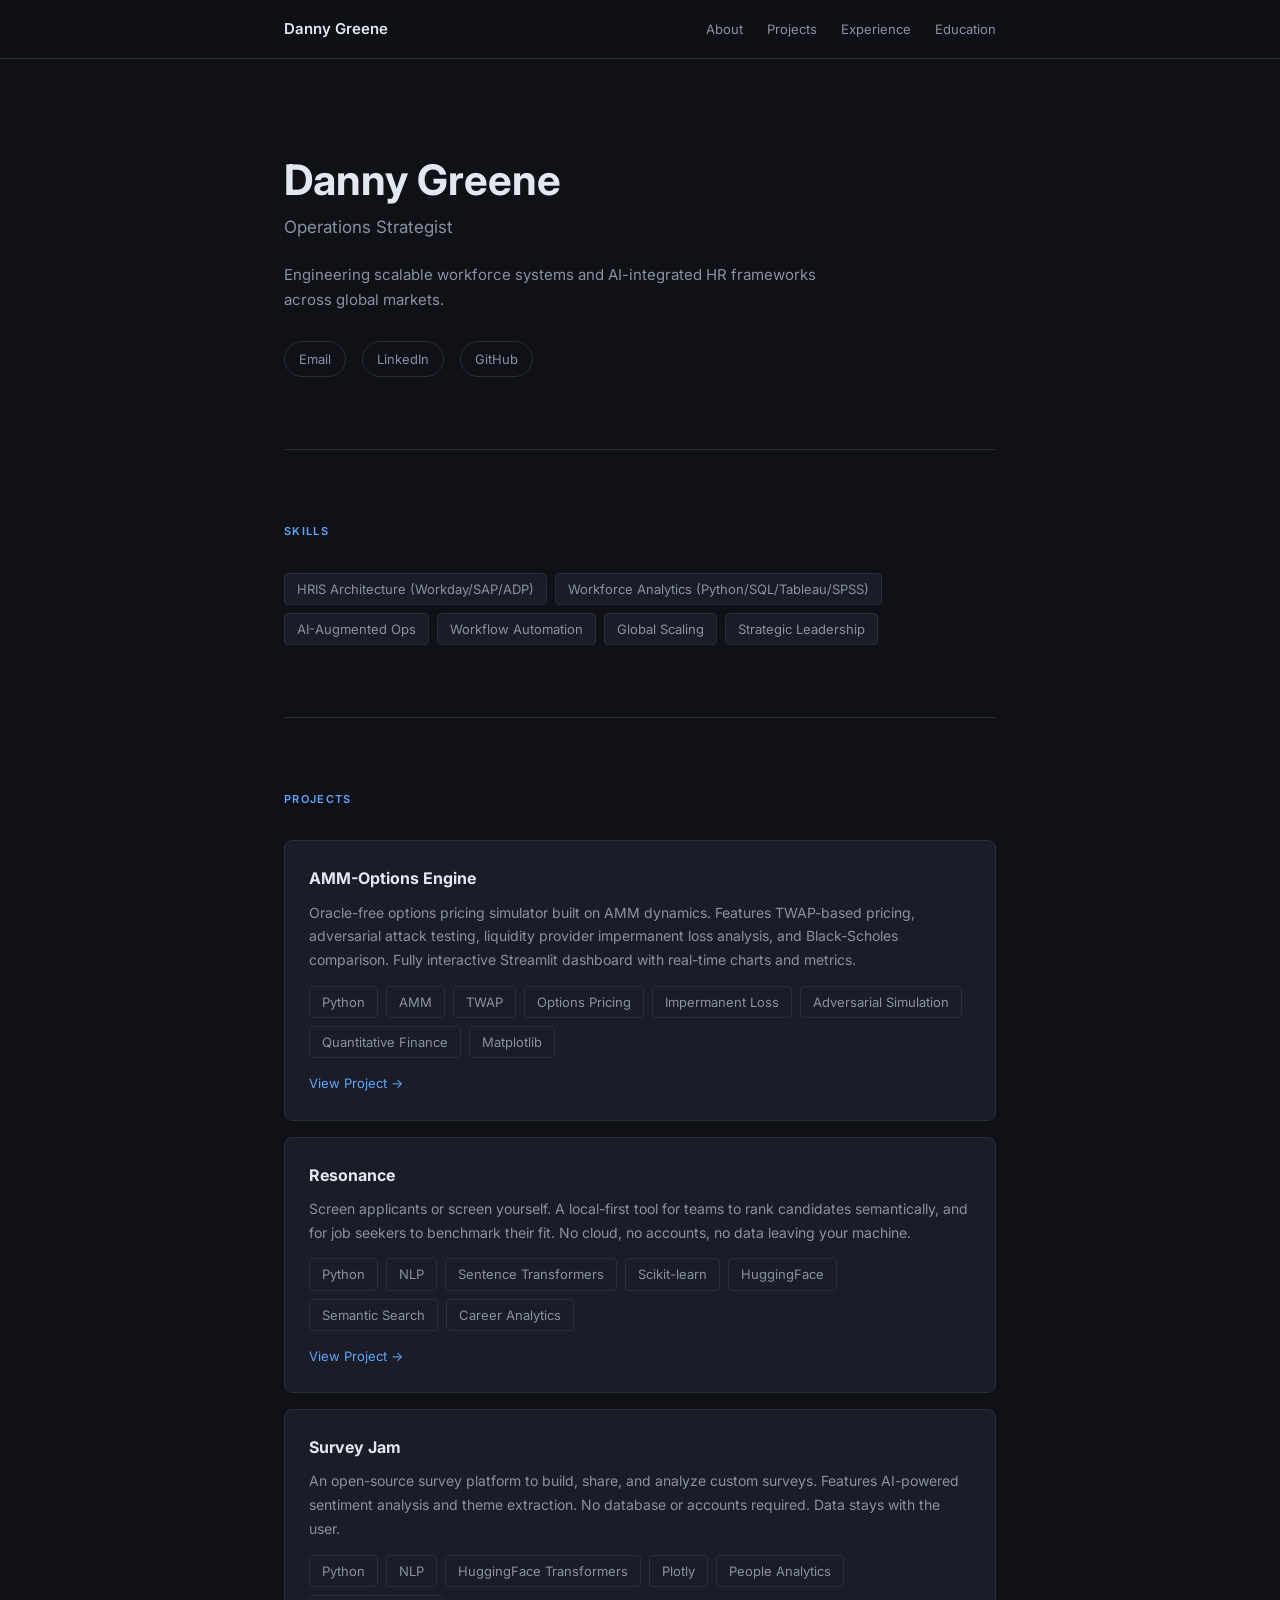
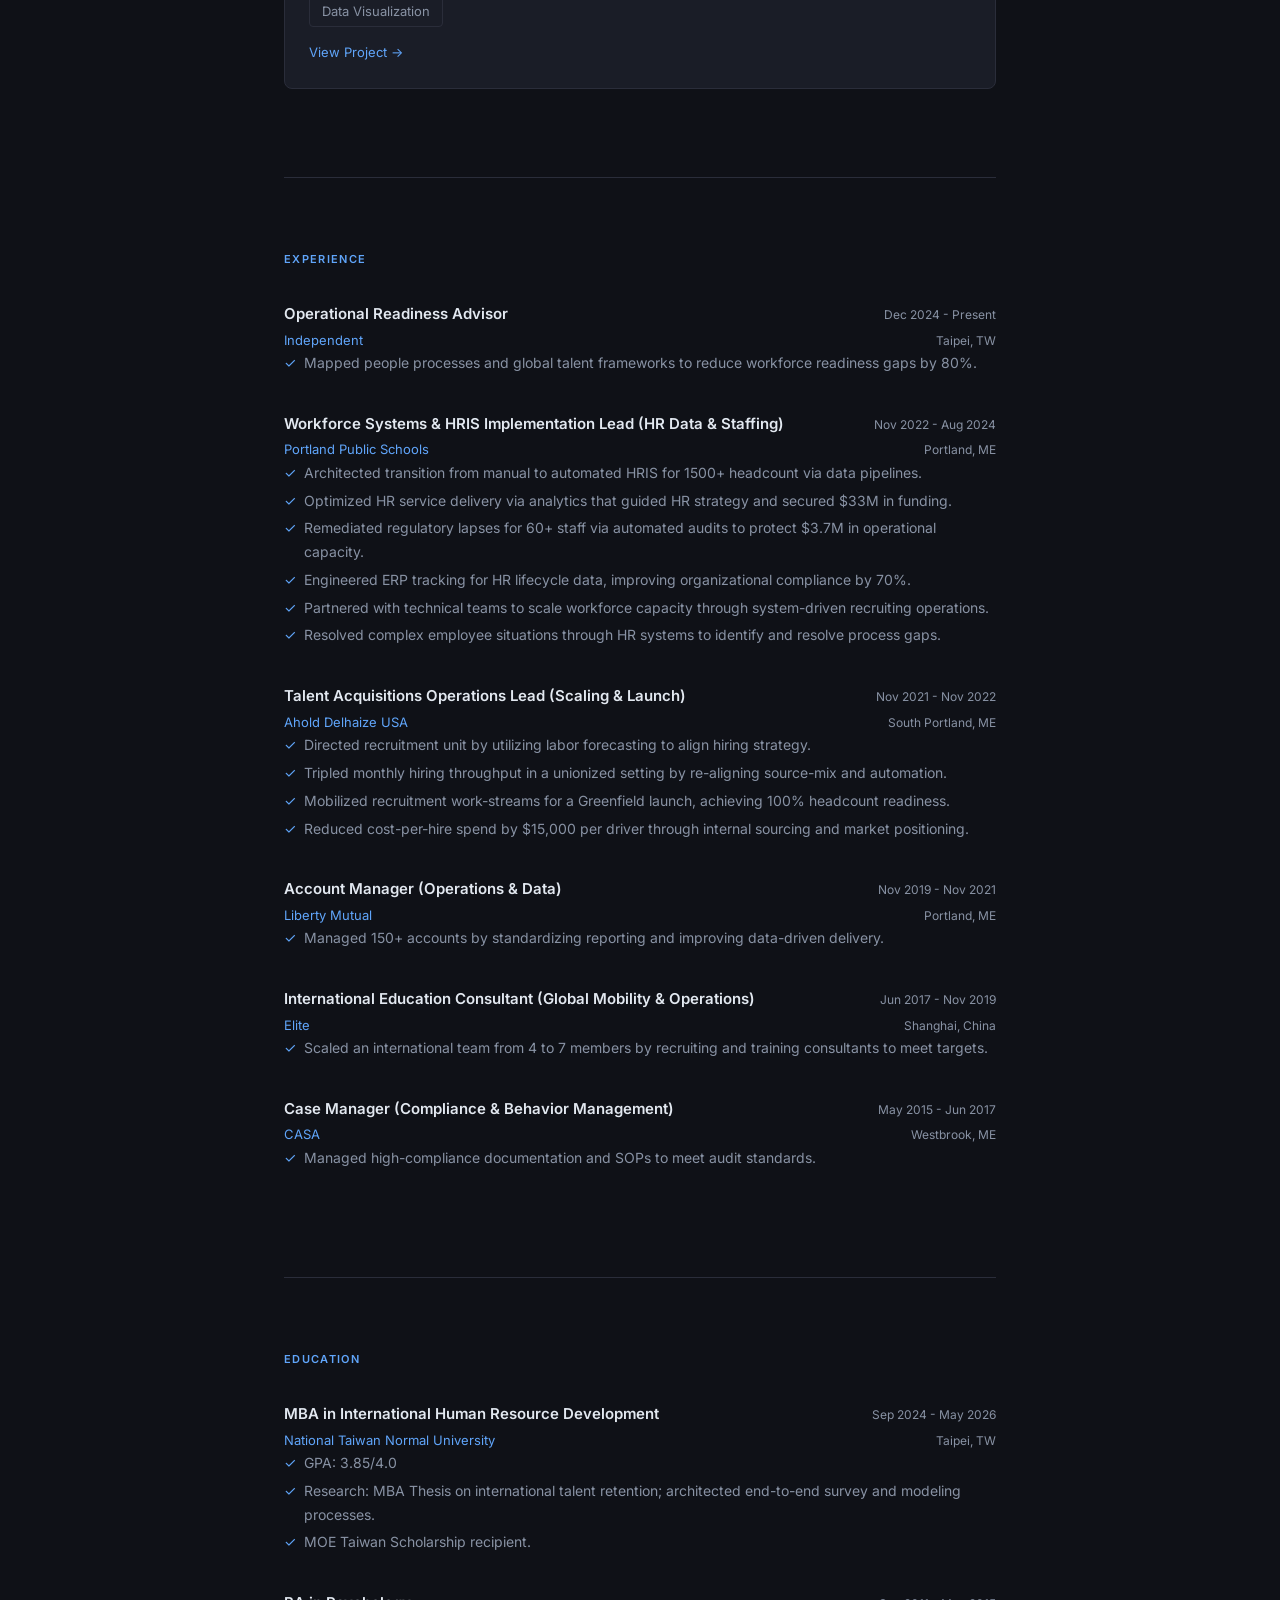
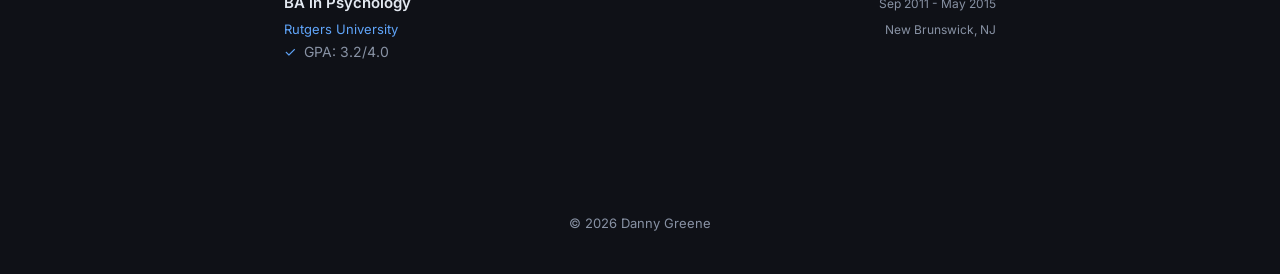
<file: index.html>
<!DOCTYPE html>
<html lang="en">
<head>
  <meta charset="UTF-8" />
  <meta name="viewport" content="width=device-width, initial-scale=1.0" />
  <title id="page-title"></title>
  <link rel="stylesheet" href="style.css" />
  <link rel="preconnect" href="https://fonts.googleapis.com" />
  <link href="https://fonts.googleapis.com/css2?family=Inter:wght@400;500;600;700&display=swap" rel="stylesheet" />
</head>
<body>

<nav>
  <div class="container">
    <span class="nav-name" id="nav-name"></span>
    <div class="nav-links">
      <a href="#about">About</a>
      <a href="#projects">Projects</a>
      <a href="#experience">Experience</a>
      <a href="#education">Education</a>
    </div>
  </div>
</nav>

<main class="container">

  <section id="hero">
    <h1 id="hero-name"></h1>
    <p class="title" id="hero-title"></p>
    <p class="about" id="hero-about"></p>
    <div class="social-links" id="social-links"></div>
  </section>

  <section id="about">
    <h2>Skills</h2>
    <div class="skill-tags" id="skills"></div>
  </section>

  <section id="projects">
    <h2>Projects</h2>
    <div id="projects-list"></div>
  </section>

  <section id="experience">
    <h2>Experience</h2>
    <div id="experience-list"></div>
  </section>

  <section id="education">
    <h2>Education</h2>
    <div id="education-list"></div>
  </section>

</main>

<footer>
  <p id="footer-text"></p>
</footer>

<script src="config.js"></script>
<script>
  const c = siteConfig;

  document.getElementById("page-title").textContent = c.description;
  document.getElementById("nav-name").textContent = c.name;
  document.getElementById("hero-name").textContent = c.name;
  document.getElementById("hero-title").textContent = c.title;
  document.getElementById("hero-about").textContent = c.aboutMe;
  document.getElementById("footer-text").textContent =
    `© ${new Date().getFullYear()} ${c.name}`;

  // Social links
  const socials = [
    { label: "Email", href: `mailto:${c.social.email}` },
    { label: "LinkedIn", href: c.social.linkedin },
    { label: "GitHub", href: c.social.github },
  ];
  const socialEl = document.getElementById("social-links");
  socials.forEach(({ label, href }) => {
    const a = document.createElement("a");
    a.href = href;
    a.textContent = label;
    if (label !== "Email") a.target = "_blank";
    socialEl.appendChild(a);
  });

  // Skills
  const skillsEl = document.getElementById("skills");
  c.skills.forEach(s => {
    const span = document.createElement("span");
    span.className = "skill-tag";
    span.textContent = s;
    skillsEl.appendChild(span);
  });

  // Projects
  const projectsEl = document.getElementById("projects-list");
  c.projects.forEach(p => {
    projectsEl.innerHTML += `
      <div class="card">
        <h3>${p.name}</h3>
        <p>${p.description}</p>
        <div class="skill-tags" style="margin-bottom:12px">
          ${p.skills.map(s => `<span class="skill-tag">${s}</span>`).join("")}
        </div>
        <a class="card-link" href="${p.link}" target="_blank">View Project →</a>
      </div>`;
  });

  // Experience
  const expEl = document.getElementById("experience-list");
  c.experience.forEach(e => {
    expEl.innerHTML += `
      <div class="entry">
        <div class="entry-header">
          <h3>${e.title}</h3>
          <span class="date">${e.dateRange}</span>
        </div>
        <div class="entry-subheader">
          <p class="company">${e.company}</p>
          <span class="location">${e.location}</span>
        </div>
        <ul>${e.bullets.map(b => `<li>${b}</li>`).join("")}</ul>
      </div>`;
  });

  // Education
  const eduEl = document.getElementById("education-list");
c.education.forEach(e => {
  eduEl.innerHTML += `
    <div class="entry">
      <div class="entry-header">
        <h3>${e.degree}</h3>
        <span class="date">${e.dateRange}</span>
      </div>
      <div class="entry-subheader">
        <p class="company">${e.school}</p>
        <span class="location">${e.location}</span>
      </div>
      <ul>
        ${e.gpa ? `<li>GPA: ${e.gpa}</li>` : ""}
        ${e.achievements.map(a => `<li>${a}</li>`).join("")}
      </ul>
    </div>`;
});
</script>

</body>
</html>
</file>
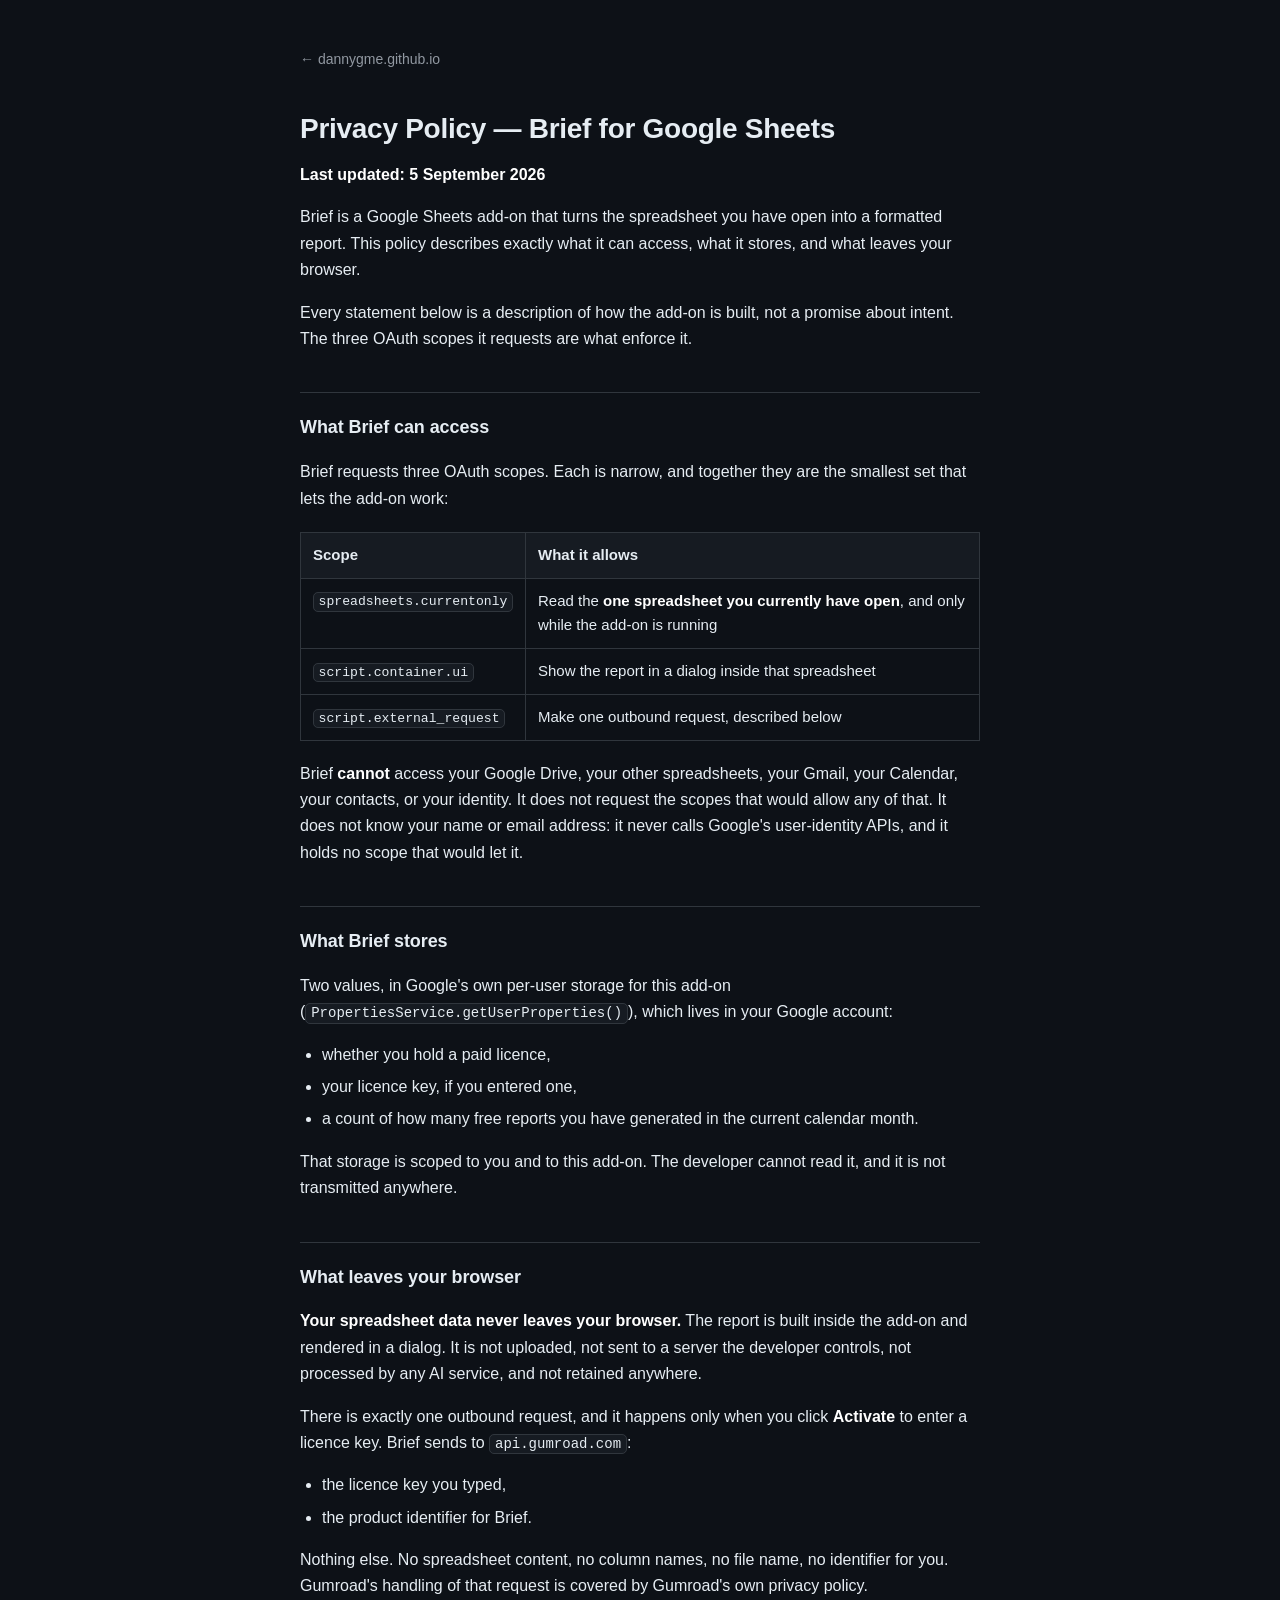
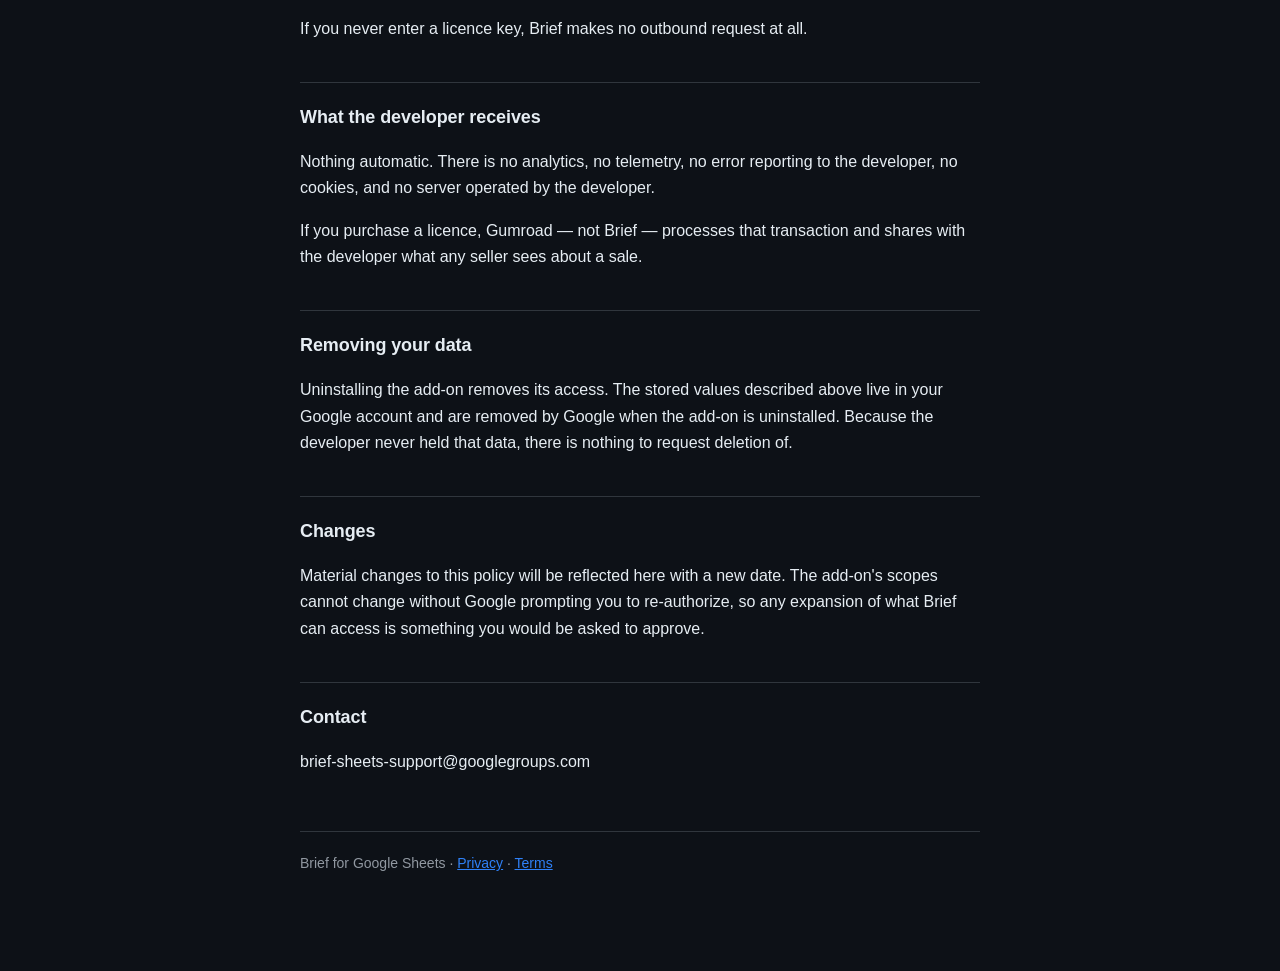
<file: brief/privacy.html>
<!doctype html>
<html lang="en">
<head>
<meta charset="utf-8">
<meta name="viewport" content="width=device-width, initial-scale=1">
<title>Privacy Policy — Brief for Google Sheets</title>
<meta name="description" content="What Brief for Google Sheets can access, what it stores, and what leaves your browser.">
<style>
  :root {
    --bg:#0d1117; --fg:#e6edf3; --muted:#9198a1; --line:#30363d;
    --accent:#2f81f7; --code:#161b22;
  }
  * { box-sizing:border-box; }
  body {
    margin:0; background:var(--bg); color:var(--fg);
    font:16px/1.65 -apple-system,BlinkMacSystemFont,"Segoe UI",Inter,Helvetica,Arial,sans-serif;
    -webkit-font-smoothing:antialiased;
  }
  .wrap { max-width:720px; margin:0 auto; padding:48px 20px 96px; }
  nav { font-size:14px; margin-bottom:40px; }
  nav a { color:var(--muted); text-decoration:none; }
  nav a:hover { color:var(--accent); text-decoration:underline; }
  h1 { font-size:28px; line-height:1.25; margin:0 0 8px; letter-spacing:-.01em; }
  h2 { font-size:18px; margin:40px 0 12px; padding-top:20px; border-top:1px solid var(--line); letter-spacing:-.005em; }
  p, li { color:var(--fg); }
  strong { color:#fff; }
  a { color:var(--accent); }
  code {
    background:var(--code); border:1px solid var(--line); border-radius:5px;
    padding:.1em .35em; font-size:.875em;
    font-family:ui-monospace,SFMono-Regular,Menlo,Consolas,monospace;
  }
  table { width:100%; border-collapse:collapse; margin:20px 0; font-size:15px; display:block; overflow-x:auto; }
  th, td { text-align:left; padding:10px 12px; border:1px solid var(--line); vertical-align:top; }
  th { background:var(--code); font-weight:600; }
  ul { padding-left:22px; }
  li { margin:6px 0; }
  footer { margin-top:56px; padding-top:20px; border-top:1px solid var(--line); font-size:14px; color:var(--muted); }
  @media (max-width:480px) { .wrap { padding:32px 16px 64px; } h1 { font-size:24px; } }
</style>
</head>
<body>
<div class="wrap">
<nav><a href="/">&larr; dannygme.github.io</a></nav>
<h1>Privacy Policy — Brief for Google Sheets</h1>
<p><strong>Last updated: 5 September 2026</strong></p>
<p>Brief is a Google Sheets add-on that turns the spreadsheet you have open into a
formatted report. This policy describes exactly what it can access, what it
stores, and what leaves your browser.</p>
<p>Every statement below is a description of how the add-on is built, not a
promise about intent. The three OAuth scopes it requests are what enforce it.</p>
<h2>What Brief can access</h2>
<p>Brief requests three OAuth scopes. Each is narrow, and together they are the
smallest set that lets the add-on work:</p>
<table>
<thead>
<tr>
<th>Scope</th>
<th>What it allows</th>
</tr>
</thead>
<tbody>
<tr>
<td><code>spreadsheets.currentonly</code></td>
<td>Read the <strong>one spreadsheet you currently have open</strong>, and only while the add-on is running</td>
</tr>
<tr>
<td><code>script.container.ui</code></td>
<td>Show the report in a dialog inside that spreadsheet</td>
</tr>
<tr>
<td><code>script.external_request</code></td>
<td>Make one outbound request, described below</td>
</tr>
</tbody>
</table>
<p>Brief <strong>cannot</strong> access your Google Drive, your other spreadsheets, your Gmail,
your Calendar, your contacts, or your identity. It does not request the scopes
that would allow any of that. It does not know your name or email address: it
never calls Google's user-identity APIs, and it holds no scope that would let it.</p>
<h2>What Brief stores</h2>
<p>Two values, in Google's own per-user storage for this add-on
(<code>PropertiesService.getUserProperties()</code>), which lives in your Google account:</p>
<ul>
<li>whether you hold a paid licence,</li>
<li>your licence key, if you entered one,</li>
<li>a count of how many free reports you have generated in the current calendar
  month.</li>
</ul>
<p>That storage is scoped to you and to this add-on. The developer cannot read it,
and it is not transmitted anywhere.</p>
<h2>What leaves your browser</h2>
<p><strong>Your spreadsheet data never leaves your browser.</strong> The report is built inside
the add-on and rendered in a dialog. It is not uploaded, not sent to a server
the developer controls, not processed by any AI service, and not retained
anywhere.</p>
<p>There is exactly one outbound request, and it happens only when you click
<strong>Activate</strong> to enter a licence key. Brief sends to <code>api.gumroad.com</code>:</p>
<ul>
<li>the licence key you typed,</li>
<li>the product identifier for Brief.</li>
</ul>
<p>Nothing else. No spreadsheet content, no column names, no file name, no
identifier for you. Gumroad's handling of that request is covered by Gumroad's
own privacy policy.</p>
<p>If you never enter a licence key, Brief makes no outbound request at all.</p>
<h2>What the developer receives</h2>
<p>Nothing automatic. There is no analytics, no telemetry, no error reporting to
the developer, no cookies, and no server operated by the developer.</p>
<p>If you purchase a licence, Gumroad — not Brief — processes that transaction and
shares with the developer what any seller sees about a sale.</p>
<h2>Removing your data</h2>
<p>Uninstalling the add-on removes its access. The stored values described above
live in your Google account and are removed by Google when the add-on is
uninstalled. Because the developer never held that data, there is nothing to
request deletion of.</p>
<h2>Changes</h2>
<p>Material changes to this policy will be reflected here with a new date. The
add-on's scopes cannot change without Google prompting you to re-authorize, so
any expansion of what Brief can access is something you would be asked to
approve.</p>
<h2>Contact</h2>
<p>brief-sheets-support@googlegroups.com</p>
<footer>Brief for Google Sheets &middot; <a href="/brief/privacy.html">Privacy</a> &middot; <a href="/brief/terms.html">Terms</a></footer>
</div>
</body>
</html>
</file>
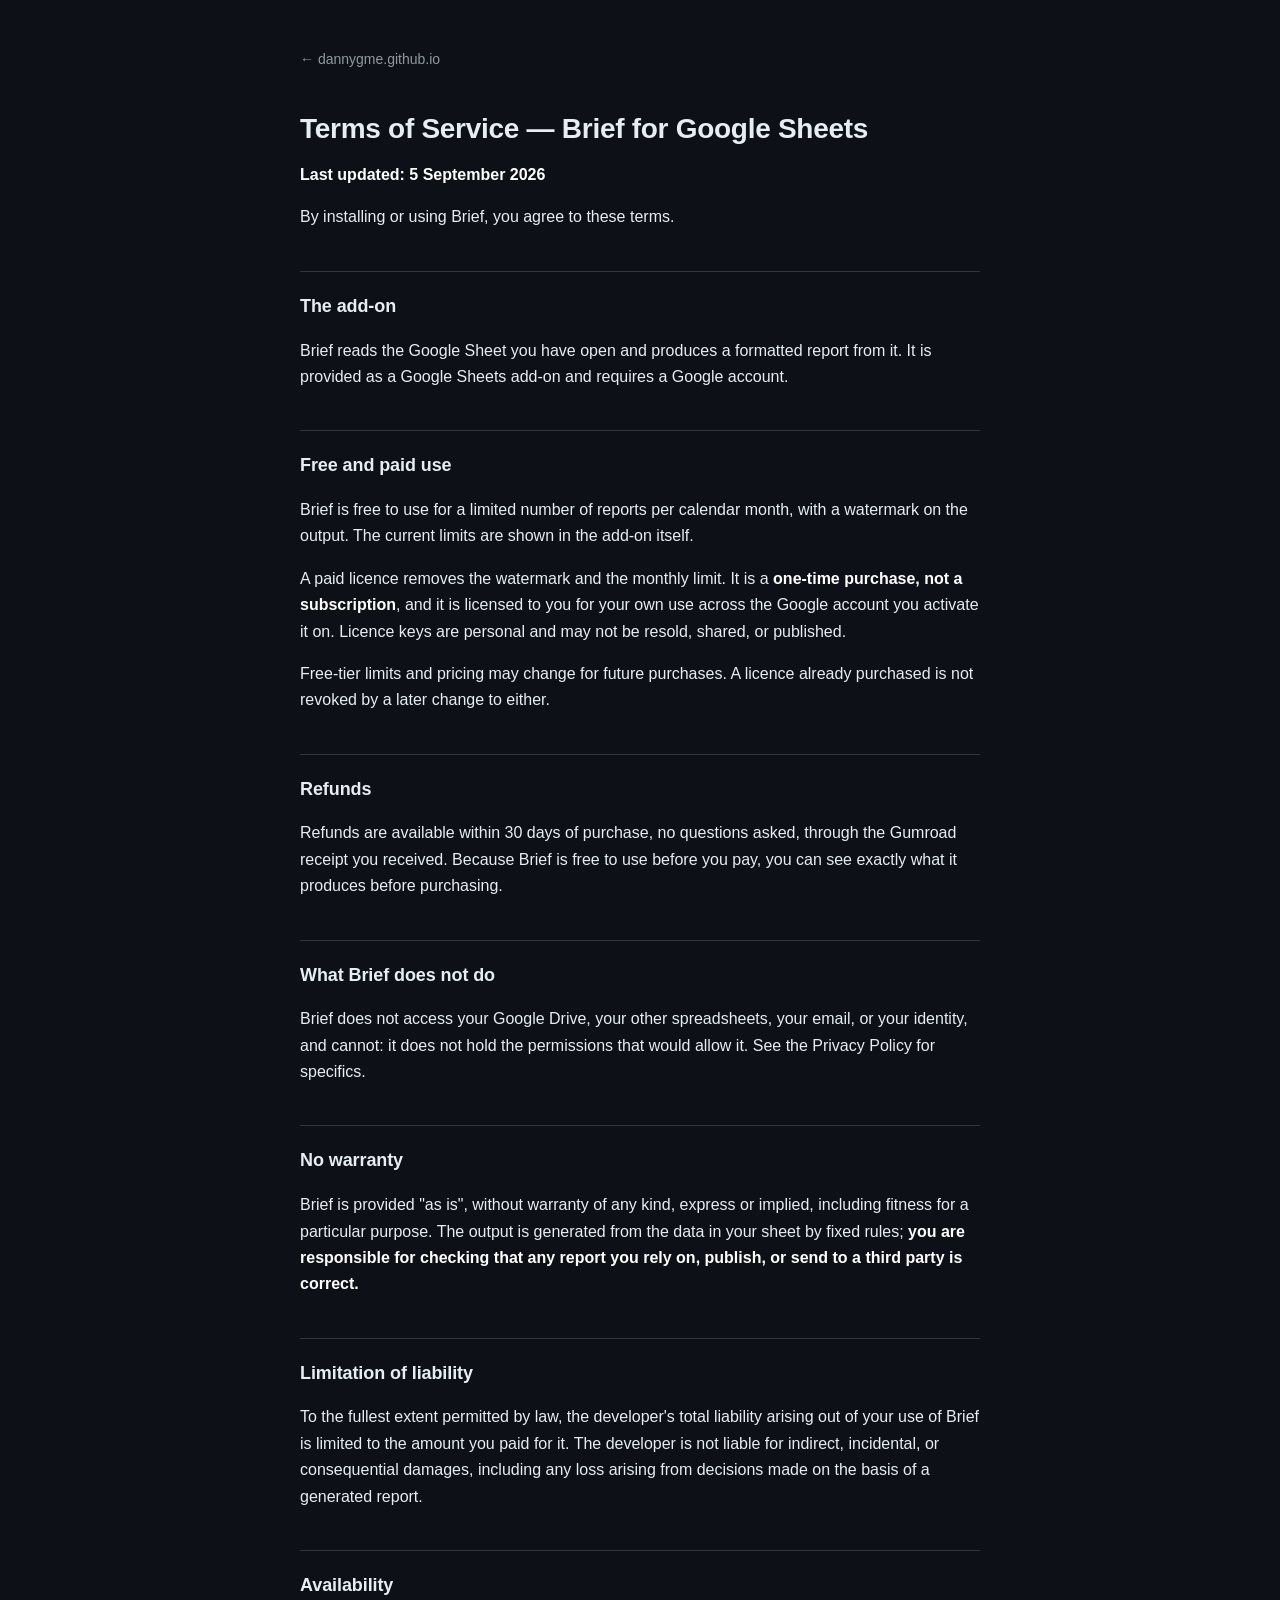
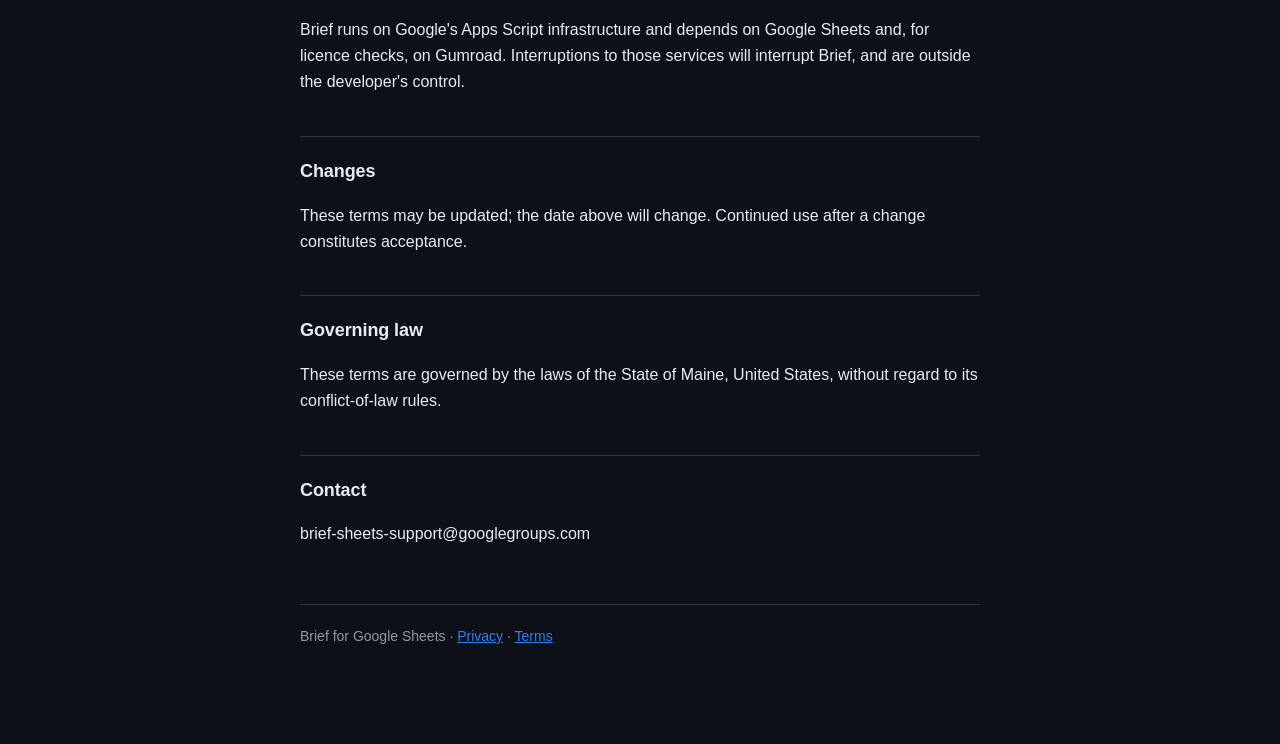
<file: brief/terms.html>
<!doctype html>
<html lang="en">
<head>
<meta charset="utf-8">
<meta name="viewport" content="width=device-width, initial-scale=1">
<title>Terms of Service — Brief for Google Sheets</title>
<meta name="description" content="Terms of service for Brief, a Google Sheets add-on that turns your sheet into a formatted report.">
<style>
  :root {
    --bg:#0d1117; --fg:#e6edf3; --muted:#9198a1; --line:#30363d;
    --accent:#2f81f7; --code:#161b22;
  }
  * { box-sizing:border-box; }
  body {
    margin:0; background:var(--bg); color:var(--fg);
    font:16px/1.65 -apple-system,BlinkMacSystemFont,"Segoe UI",Inter,Helvetica,Arial,sans-serif;
    -webkit-font-smoothing:antialiased;
  }
  .wrap { max-width:720px; margin:0 auto; padding:48px 20px 96px; }
  nav { font-size:14px; margin-bottom:40px; }
  nav a { color:var(--muted); text-decoration:none; }
  nav a:hover { color:var(--accent); text-decoration:underline; }
  h1 { font-size:28px; line-height:1.25; margin:0 0 8px; letter-spacing:-.01em; }
  h2 { font-size:18px; margin:40px 0 12px; padding-top:20px; border-top:1px solid var(--line); letter-spacing:-.005em; }
  p, li { color:var(--fg); }
  strong { color:#fff; }
  a { color:var(--accent); }
  code {
    background:var(--code); border:1px solid var(--line); border-radius:5px;
    padding:.1em .35em; font-size:.875em;
    font-family:ui-monospace,SFMono-Regular,Menlo,Consolas,monospace;
  }
  table { width:100%; border-collapse:collapse; margin:20px 0; font-size:15px; display:block; overflow-x:auto; }
  th, td { text-align:left; padding:10px 12px; border:1px solid var(--line); vertical-align:top; }
  th { background:var(--code); font-weight:600; }
  ul { padding-left:22px; }
  li { margin:6px 0; }
  footer { margin-top:56px; padding-top:20px; border-top:1px solid var(--line); font-size:14px; color:var(--muted); }
  @media (max-width:480px) { .wrap { padding:32px 16px 64px; } h1 { font-size:24px; } }
</style>
</head>
<body>
<div class="wrap">
<nav><a href="/">&larr; dannygme.github.io</a></nav>
<h1>Terms of Service — Brief for Google Sheets</h1>
<p><strong>Last updated: 5 September 2026</strong></p>
<p>By installing or using Brief, you agree to these terms.</p>
<h2>The add-on</h2>
<p>Brief reads the Google Sheet you have open and produces a formatted report from
it. It is provided as a Google Sheets add-on and requires a Google account.</p>
<h2>Free and paid use</h2>
<p>Brief is free to use for a limited number of reports per calendar month, with a
watermark on the output. The current limits are shown in the add-on itself.</p>
<p>A paid licence removes the watermark and the monthly limit. It is a <strong>one-time
purchase, not a subscription</strong>, and it is licensed to you for your own use
across the Google account you activate it on. Licence keys are personal and may
not be resold, shared, or published.</p>
<p>Free-tier limits and pricing may change for future purchases. A licence already
purchased is not revoked by a later change to either.</p>
<h2>Refunds</h2>
<p>Refunds are available within 30 days of purchase, no questions asked, through
the Gumroad receipt you received. Because Brief is free to use before you pay,
you can see exactly what it produces before purchasing.</p>
<h2>What Brief does not do</h2>
<p>Brief does not access your Google Drive, your other spreadsheets, your email, or
your identity, and cannot: it does not hold the permissions that would allow it.
See the Privacy Policy for specifics.</p>
<h2>No warranty</h2>
<p>Brief is provided "as is", without warranty of any kind, express or implied,
including fitness for a particular purpose. The output is generated from the
data in your sheet by fixed rules; <strong>you are responsible for checking that any
report you rely on, publish, or send to a third party is correct.</strong></p>
<h2>Limitation of liability</h2>
<p>To the fullest extent permitted by law, the developer's total liability arising
out of your use of Brief is limited to the amount you paid for it. The developer
is not liable for indirect, incidental, or consequential damages, including any
loss arising from decisions made on the basis of a generated report.</p>
<h2>Availability</h2>
<p>Brief runs on Google's Apps Script infrastructure and depends on Google Sheets
and, for licence checks, on Gumroad. Interruptions to those services will
interrupt Brief, and are outside the developer's control.</p>
<h2>Changes</h2>
<p>These terms may be updated; the date above will change. Continued use after a
change constitutes acceptance.</p>
<h2>Governing law</h2>
<p>These terms are governed by the laws of the State of Maine, United States,
without regard to its conflict-of-law rules.</p>
<h2>Contact</h2>
<p>brief-sheets-support@googlegroups.com</p>
<footer>Brief for Google Sheets &middot; <a href="/brief/privacy.html">Privacy</a> &middot; <a href="/brief/terms.html">Terms</a></footer>
</div>
</body>
</html>
</file>
<file: style.css>
*, *::before, *::after { box-sizing: border-box; margin: 0; padding: 0; }

:root {
  --bg:       #0f1117;
  --surface:  #1a1d27;
  --border:   #2a2d3a;
  --text:     #e2e8f0;
  --muted:    #8892a4;
  --accent:   #60a5fa;
  --radius:   8px;
  --max-w:    760px;
}

body {
  background: var(--bg);
  color: var(--text);
  font-family: 'Inter', system-ui, sans-serif;
  font-size: 15px;
  line-height: 1.7;
}

a { color: var(--accent); text-decoration: none; }
a:hover { text-decoration: underline; }

.container { max-width: var(--max-w); margin: 0 auto; padding: 0 24px; }

/* NAV */
nav {
  position: sticky; top: 0;
  background: rgba(15,17,23,0.85);
  backdrop-filter: blur(10px);
  border-bottom: 1px solid var(--border);
  padding: 16px 0;
  z-index: 10;
}
nav .container {
  display: flex;
  justify-content: space-between;
  align-items: center;
}
.nav-name { font-weight: 600; color: var(--text); }
.nav-links { display: flex; gap: 24px; font-size: 13px; color: var(--muted); }
.nav-links a { color: var(--muted); }
.nav-links a:hover { color: var(--accent); text-decoration: none; }

/* SECTIONS */
section { padding: 72px 0; border-bottom: 1px solid var(--border); }
section:last-child { border-bottom: none; }
h2 {
  font-size: 11px;
  font-weight: 600;
  letter-spacing: 0.12em;
  text-transform: uppercase;
  color: var(--accent);
  margin-bottom: 32px;
}

/* HERO */
#hero { padding: 96px 0 72px; }
#hero h1 { font-size: clamp(28px, 5vw, 42px); font-weight: 700; line-height: 1.2; }
#hero .title { color: var(--muted); font-size: 17px; margin: 8px 0 20px; }
#hero .about { color: var(--muted); max-width: 560px; }
.social-links { display: flex; gap: 16px; margin-top: 28px; }
.social-links a {
  font-size: 13px; color: var(--muted);
  border: 1px solid var(--border);
  padding: 6px 14px;
  border-radius: 20px;
  transition: all 0.15s;
}
.social-links a:hover {
  color: var(--accent);
  border-color: var(--accent);
  text-decoration: none;
}

/* SKILLS */
.skill-tags { display: flex; flex-wrap: wrap; gap: 8px; }
.skill-tag {
  background: var(--surface);
  border: 1px solid var(--border);
  border-radius: 4px;
  padding: 4px 12px;
  font-size: 13px;
  color: var(--muted);
}

/* PROJECTS */
.card {
  background: var(--surface);
  border: 1px solid var(--border);
  border-radius: var(--radius);
  padding: 24px;
  margin-bottom: 16px;
  transition: border-color 0.15s;
}
.card:hover { border-color: var(--accent); }
.card h3 { font-size: 16px; margin-bottom: 8px; }
.card p { color: var(--muted); font-size: 14px; margin-bottom: 14px; }
.card-link { font-size: 13px; }

/* EXPERIENCE & EDUCATION */
.entry { margin-bottom: 36px; }
.entry { margin-bottom: 36px; }

/* Row 1: Title | Date */
.entry-header {
  display: grid;
  grid-template-columns: 1fr auto;
  align-items: baseline;
}

.entry-header h3 {
  font-size: 15px;
  font-weight: 600;
  margin: 0;
}

.entry-header .date {
  font-size: 12px;
  color: var(--muted);
  text-align: right;
  white-space: nowrap;
}

/* Row 2: Company | Location */
.entry-subheader {
  display: grid;
  grid-template-columns: 1fr auto;
  align-items: baseline;
  margin-top: 2px;
}

.entry .company {
  color: var(--accent);
  font-size: 13px;
  margin: 0;
}

.entry .location {
  color: var(--muted);
  font-size: 12px;
  text-align: right;
  white-space: nowrap;
}
.entry ul {
  list-style: none;
  padding-left: 0;
  color: var(--muted);
  font-size: 14px;
}
.entry ul li {
  margin-bottom: 4px;
  padding-left: 20px;
  position: relative;
}
.entry ul li::before {
  content: "✓";
  position: absolute;
  left: 0;
  color: var(--accent);
}

/* FOOTER */
footer {
  text-align: center;
  padding: 40px 0;
  color: var(--muted);
  font-size: 13px;
}
</file>
